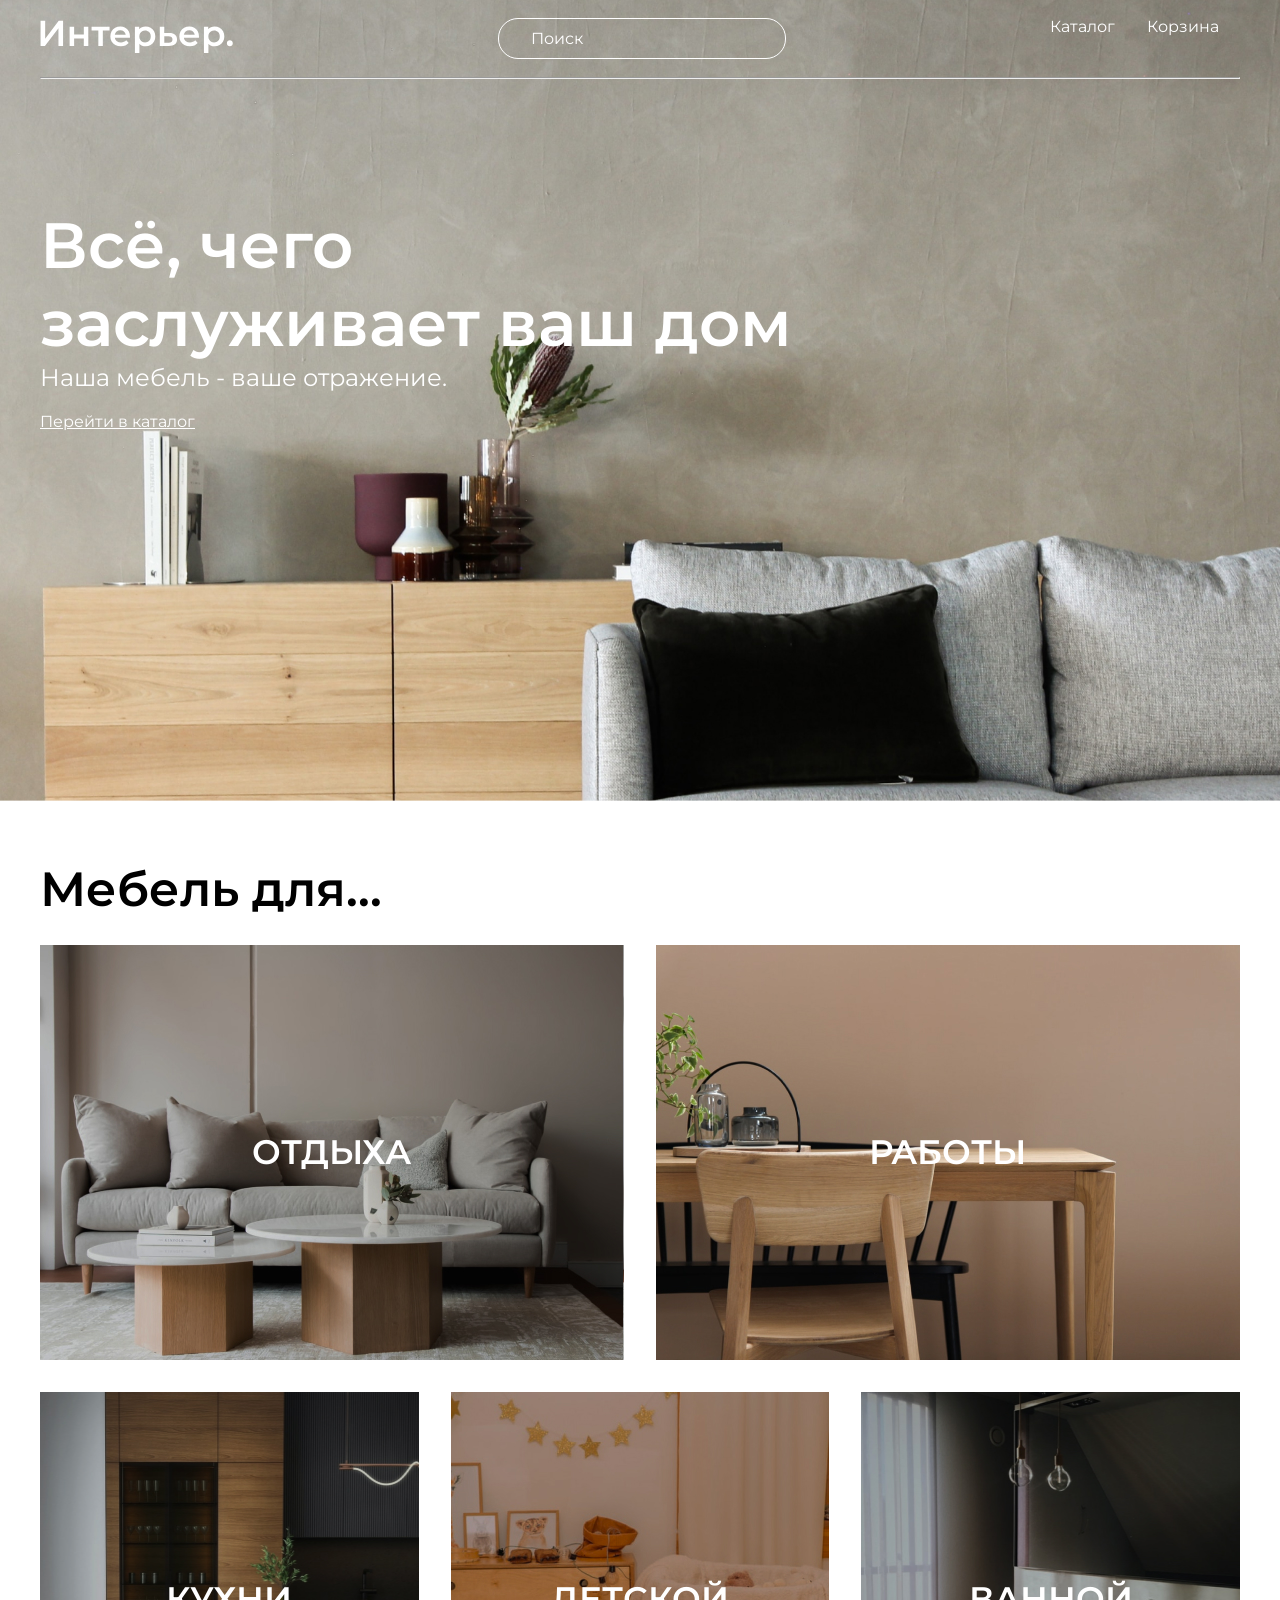
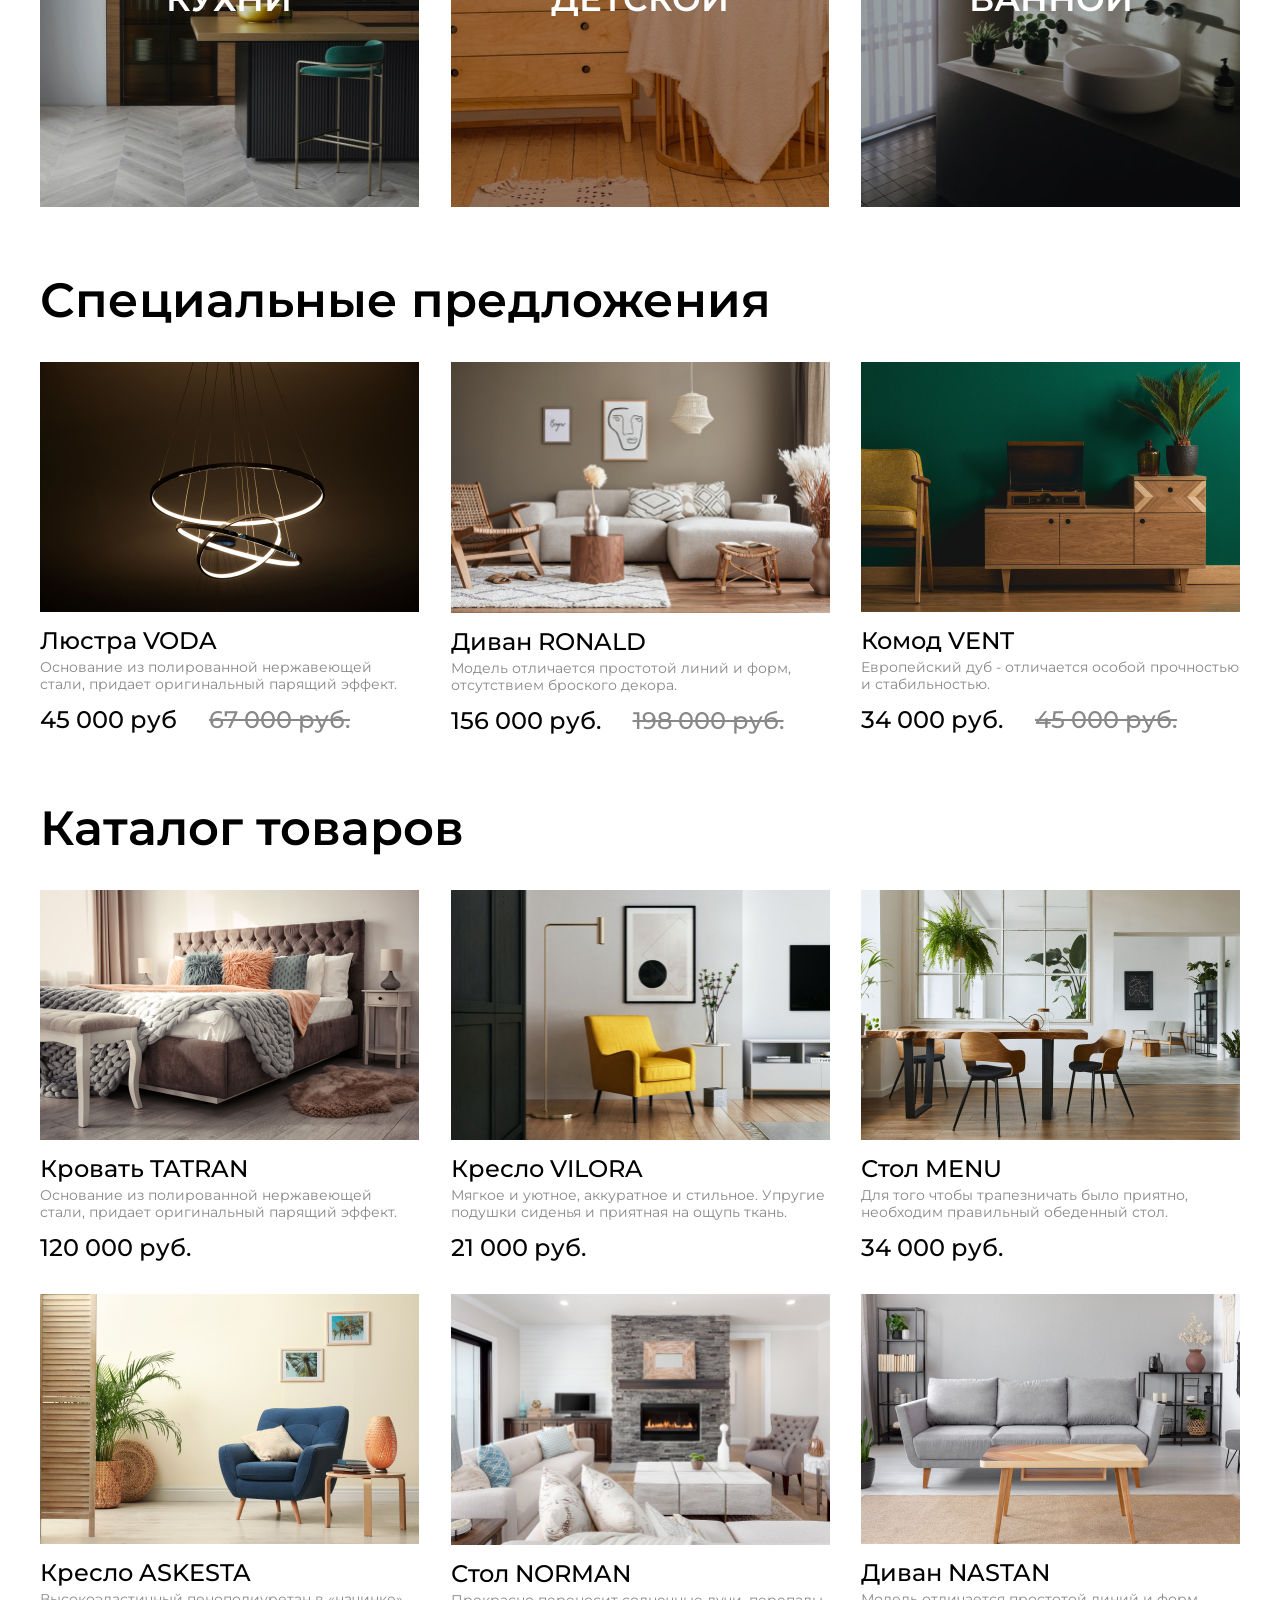
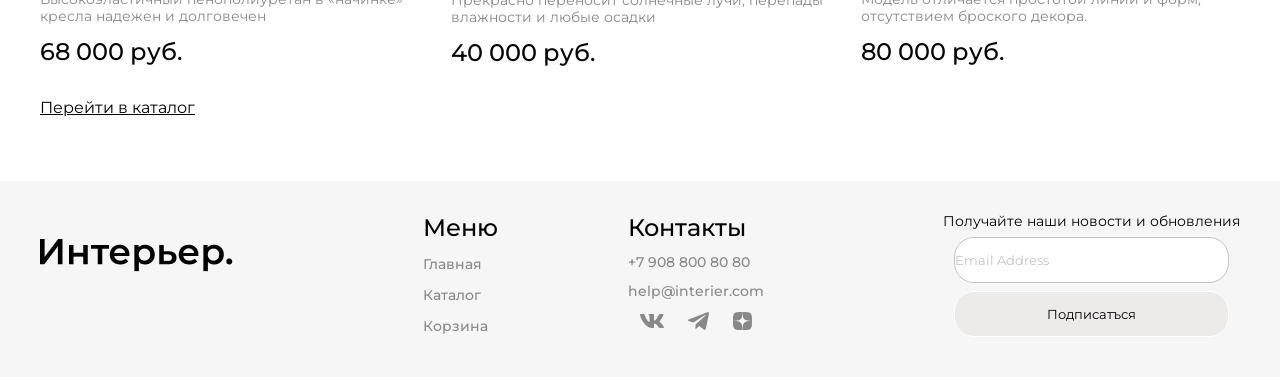
<file: index.html>
<!DOCTYPE html>
<html lang="ru">

<head>
    <meta charset="UTF-8">
    <meta http-equiv="x-ua-Compatible" content="IE=edge">
    <meta name="viewport" content="width=device-width, initial-scale=1.0">
    <title>Интернет магазин</title>
    <link rel="preconnect" href="https://fonts.googleapis.com">
    <link rel="preconnect" href="https://fonts.gstatic.com" crossorigin>
    <link href="https://fonts.googleapis.com/css2?family=Montserrat:ital,wght@0,100..900;1,100..900&display=swap" rel="stylesheet">
    <link rel="stylesheet" href="style.css">
</head>

<body>   
    <section class="top center">
        <header class="header">
            <a class="header__logo logo"><img class="logo__image" src="images/logo.svg" alt="логотип"></a>
            <input class="header__input" type="text" placeholder="Поиск">
            <nav class="header__menu">
                <ul class="header__menu-list">
                   <li><a class="header__menu-link" href ="catalog.html">Каталог</a></li>
                   <li><a class="header__menu-link" href ="cart.html">Корзина</a></li>
                </ul>
            </nav>
            <div class="header__menu-mob">
                <a href="index.html"><svg width="19" height="19" viewBox="0 0 19 19" fill="none" xmlns="http://www.w3.org/2000/svg">
<g clip-path="url(#clip0_310_627)">
<path d="M9.29907 1.11316C10.9342 1.06267 12.5273 1.63644 13.7542 2.71863C14.9811 3.80099 15.7498 5.31046 15.9036 6.93933C16.0545 8.53827 15.5992 10.133 14.634 11.4139L17.968 14.7469C18.0508 14.8297 18.1166 14.9279 18.1614 15.036C18.2062 15.1442 18.2297 15.2607 18.2297 15.3778C18.2297 15.4949 18.2062 15.6114 18.1614 15.7196C18.1165 15.8277 18.0508 15.9259 17.968 16.0087C17.8853 16.0914 17.7871 16.1572 17.679 16.202C17.5707 16.2469 17.4543 16.2694 17.3372 16.2694C17.22 16.2694 17.1036 16.2469 16.9954 16.202C16.8873 16.1572 16.789 16.0914 16.7063 16.0087L13.3733 12.6747C12.0925 13.6424 10.4962 14.0991 8.89575 13.9491C7.26568 13.7962 5.75519 13.0275 4.67212 11.7997C3.58905 10.5718 3.01496 8.97713 3.06665 7.3407C3.11846 5.7041 3.79274 4.14806 4.95142 2.99109C6.10904 1.83516 7.66391 1.16376 9.29907 1.11316ZM9.50903 2.91882C8.28235 2.92382 7.10691 3.41275 6.2395 4.28015C5.37213 5.14755 4.88317 6.32302 4.87817 7.54968C4.87324 8.77628 5.35288 9.95557 6.21313 10.83C6.64353 11.2674 7.15644 11.6151 7.72192 11.8534C8.28759 12.0918 8.89521 12.2161 9.50903 12.2186C10.1227 12.2211 10.7307 12.1017 11.2981 11.868C11.8657 11.6343 12.3816 11.2903 12.8157 10.8563C13.2497 10.4223 13.5936 9.90633 13.8274 9.33875C14.061 8.77131 14.1804 8.16333 14.178 7.54968C14.1755 6.93585 14.0511 6.32824 13.8127 5.76257C13.5744 5.19707 13.2267 4.68419 12.7893 4.25378C11.9149 3.3935 10.7357 2.91387 9.50903 2.91882Z" fill="white" stroke="white" stroke-width="0.2"/>
</g>
<defs>
<clipPath id="clip0_310_627">
<rect width="19" height="19" fill="white"/>
</clipPath>
</defs>
                </svg>
                </a>
                <a href="catalog.html"><svg width="20" height="20" viewBox="0 0 20 20" fill="none" xmlns="http://www.w3.org/2000/svg">
<rect width="4.57143" height="4.57143" fill="white"/>
<rect y="7.31433" width="4.57143" height="4.57143" fill="white"/>
<rect y="14.6285" width="4.57143" height="4.57143" fill="white"/>
<rect x="7.31348" y="7.31433" width="4.57143" height="4.57143" fill="white"/>
<rect x="7.31348" y="14.6285" width="4.57143" height="4.57143" fill="white"/>
<rect x="7.31348" width="4.57143" height="4.57143" fill="white"/>
<rect x="14.6279" y="7.31433" width="4.57143" height="4.57143" fill="white"/>
<rect x="14.6279" y="14.6285" width="4.57143" height="4.57143" fill="white"/>
<rect x="14.6279" width="4.57143" height="4.57143" fill="white"/>
                </svg>
                </a>
                <a href="cart.html"><svg width="25" height="25" viewBox="0 0 25 25" fill="none" xmlns="http://www.w3.org/2000/svg">
<path d="M14.5834 20.8333C15.1359 20.8333 15.6658 20.6138 16.0566 20.2231C16.4473 19.8324 16.6667 19.3025 16.6667 18.75C16.6667 18.1974 16.4473 17.6675 16.0566 17.2768C15.6658 16.8861 15.1359 16.6666 14.5834 16.6666C14.0309 16.6666 13.501 16.8861 13.1103 17.2768C12.7196 17.6675 12.5001 18.1974 12.5001 18.75C12.5001 19.3025 12.7196 19.8324 13.1103 20.2231C13.501 20.6138 14.0309 20.8333 14.5834 20.8333ZM7.29174 20.8333C7.84428 20.8333 8.37418 20.6138 8.76488 20.2231C9.15558 19.8324 9.37508 19.3025 9.37508 18.75C9.37508 18.1974 9.15558 17.6675 8.76488 17.2768C8.37418 16.8861 7.84428 16.6666 7.29174 16.6666C6.73921 16.6666 6.20931 16.8861 5.81861 17.2768C5.4279 17.6675 5.20841 18.1974 5.20841 18.75C5.20841 19.3025 5.4279 19.8324 5.81861 20.2231C6.20931 20.6138 6.73921 20.8333 7.29174 20.8333ZM20.873 6.16975C21.133 6.16136 21.3796 6.05217 21.5606 5.86525C21.7416 5.67834 21.8428 5.42836 21.8428 5.16819C21.8428 4.90801 21.7416 4.65804 21.5606 4.47112C21.3796 4.28421 21.133 4.17501 20.873 4.16663H19.674C18.7345 4.16663 17.922 4.81871 17.7178 5.73538L16.4126 11.6125C16.2084 12.5291 15.3959 13.1812 14.4563 13.1812H6.63133L5.12924 7.17079H14.8636C15.1212 7.15904 15.3644 7.04844 15.5425 6.86199C15.7206 6.67555 15.82 6.42761 15.82 6.16975C15.82 5.91189 15.7206 5.66395 15.5425 5.47751C15.3644 5.29106 15.1212 5.18046 14.8636 5.16871H5.12924C4.82473 5.16862 4.5242 5.23796 4.25051 5.37145C3.97682 5.50495 3.73716 5.69909 3.54976 5.93911C3.36236 6.17913 3.23215 6.45872 3.16903 6.75662C3.10591 7.05452 3.11154 7.36289 3.1855 7.65829L4.68758 13.6666C4.79586 14.1002 5.046 14.485 5.39821 14.7601C5.75042 15.0351 6.18447 15.1844 6.63133 15.1843H14.4563C15.368 15.1845 16.2524 14.8736 16.9636 14.3032C17.6748 13.7327 18.1701 12.9368 18.3678 12.0468L19.674 6.16975H20.873Z" fill="white"/>
                </svg>
                </a>
            </div>
        </header>
       <hr>
        <div class="top__wrapper">
            <h1 class="top-title">Всё, чего<br>заслуживает ваш дом</h1>
            <p class="top__page-subtitle">Наша мебель - ваше отражение.</p>
            <a class="top__page-link" href="catalog.html" >Перейти в каталог</a>
        </div>
       
    </section>
    <section class="for center">
        <h2 class="for__content">Мебель для...</h2>
        <div class="for__items">
            <div class="for__item for__item-big for__item-1">ОТДЫХА</div>
            <div class="for__item for__item-big for__item-2">РАБОТЫ</div>
            <div class="for__item for__item-small for__item-3">КУХНИ</div>
            <div class="for__item for__item-small for__item-4">ДЕТСКОЙ</div>
            <div class="for__item for__item-small for__item-5">ВАННОЙ</div>
        </div>
    </section>

    <section class="product center">
        <h2 class="heading">Специальные предложения</h2>
        <div class="product__content">
            <div class="product__box">
                <img src="images/voda-lamp.jpg" alt="" class="product__img">
                <h3 class="product__name">Люстра VODA</h3>
                <p class="product__text">Основание из полированной нержавеющей стали, придает оригинальный парящий эффект.</p>
                <div class="product__price-box">
                    <span class="product__price">45 000 руб</span>
                    <span class="product__price product__price-sale">67 000 руб.</span>
                </div>
            </div>
            <div class="product__box">
                <img src="images/ronald-sofa.jpg" alt="" class="product__img">
                <h3 class="product__name">Диван RONALD</h3>
                <p class="product__text">Модель отличается простотой линий и форм, отсутствием броского декора.</p>
                <div class="product__price-box">
                    <span class="product__price">156 000 руб.</span>
                    <span class="product__price product__price-sale">198 000 руб.</span>
                </div>
            </div>
            <div class="product__box">
                <img src="images/vent-dresser.jpg" alt="" class="product__img">
                <h3 class="product__name">Комод VENT</h3>
                <p class="product__text">Европейский дуб - отличается особой прочностью и стабильностью.</p>
                <div class="product__price-box">
                    <span class="product__price">34 000 руб.</span>
                    <span class="product__price product__price-sale">45 000 руб.</span>
                </div>
            </div>
        </div>
    </section> 

    <section class="product center">
        <h2 class="heading">Каталог товаров</h2>
        <div class="product__content">
            <div class="product__box">
                <img src="images/tatran-bed.jpg" alt="" class="product__img">
                <h3 class="product__name">Кровать TATRAN</h3>
                <p class="product__text">Основание из полированной нержавеющей стали, придает оригинальный парящий эффект.</p>
                <span class="product__price">120 000 руб.</span>
            </div>
            <div class="product__box">
                <img src="images/vilora-armchair.jpg" alt="" class="product__img">
                <h3 class="product__name">Кресло VILORA</h3>
                <p class="product__text">Мягкое и уютное, аккуратное и стильное. Упругие подушки сиденья и приятная на ощупь ткань.</p>
                <span class="product__price">21 000 руб.</span>
            </div>
            <div class="product__box">
                <img src="images/menu-table.jpg" alt="" class="product__img">
                <h3 class="product__name">Стол MENU</h3>
                <p class="product__text">Для того чтобы трапезничать было приятно, необходим правильный обеденный стол.</p>
                <span class="product__price">34 000 руб.</span>
            </div>
            <div class="product__box">
                <img src="images/askesta-armchair.jpg" alt="" class="product__img">
                <h3 class="product__name">Кресло ASKESTA</h3>
                <p class="product__text">Высокоэластичный пенополиуретан в «начинке» кресла надежен и долговечен</p>
                <span class="product__price">68 000 руб.</span>
            </div>
            <div class="product__box">
                <img src="images/norman-table.jpg" alt="" class="product__img">
                <h3 class="product__name">Стол NORMAN</h3>
                <p class="product__text">Прекрасно переносит солнечные лучи, перепады влажности и любые осадки</p>
                <span class="product__price">40 000 руб.</span>
            </div>
            <div class="product__box">
                <img src="images/nastan-sofa.jpg" alt="" class="product__img">
                <h3 class="product__name">Диван NASTAN</h3>
                <p class="product__text">Модель отличается простотой линий и форм, отсутствием броского декора.</p>
                <span class="product__price">80 000 руб.</span>
            </div>
        </div>
    </section>
    <div class="link center">
        <a class="link__go" href="catalog.html">Перейти в каталог </a>
    </div>
    <section class="footer center">
       <footer class="footer__box">
            <a class="footer__logo logo" href="index.html"><img src="images/interyer.png" alt="логотип"></a>
            <div class="footer__content">
                <div class="footer__info">
                <div class="footer__item">
                    <h4 class="footer__heading-item">Меню</h4>
                    <nav class="footer__nav nav">
                        <ul class="footer__menu">
                            <li><a class="footer__link" href="index.html">Главная</a></li>
                            <li><a class="footer__link" href="catalog.html">Каталог</a></li>
                            <li><a class="footer__link" href="cart.html">Корзина</a></li>  
                        </ul>
                    </nav>
                </div>
                <div class="footer__item">
                    <h4 class="footer__heading">Контакты</h4>
                    <a class="footer__link" href="+7 908 800 80 80">
                        +7 908 800 80 80
                    </a>
                    <a class="footer__link" href="help@interier.com">
                        help@interier.com
                    </a>
                    <div class="footer__icons">
                        <a href="#"><img src="images/vk.svg" alt="иконка VK"></a>
                        <a href="#"><img src="images/telegram.svg" alt="иконка TG"></a>
                        <a href="#"><img src="images/dzen.svg" alt="иконка DZ"></a>
                    </div>
                </div>  
            </div>
            <form action="" class="form">
                <p class="form__text">Получайте наши новости и обновления</p>
                <input class="form__email email" type="email" placeholder="Email Address">
                <button class="footer__button button">Подписатъся</button>
            </form>
            </div>
        </footer>
    </section>
 
</body>

</html>
</file>
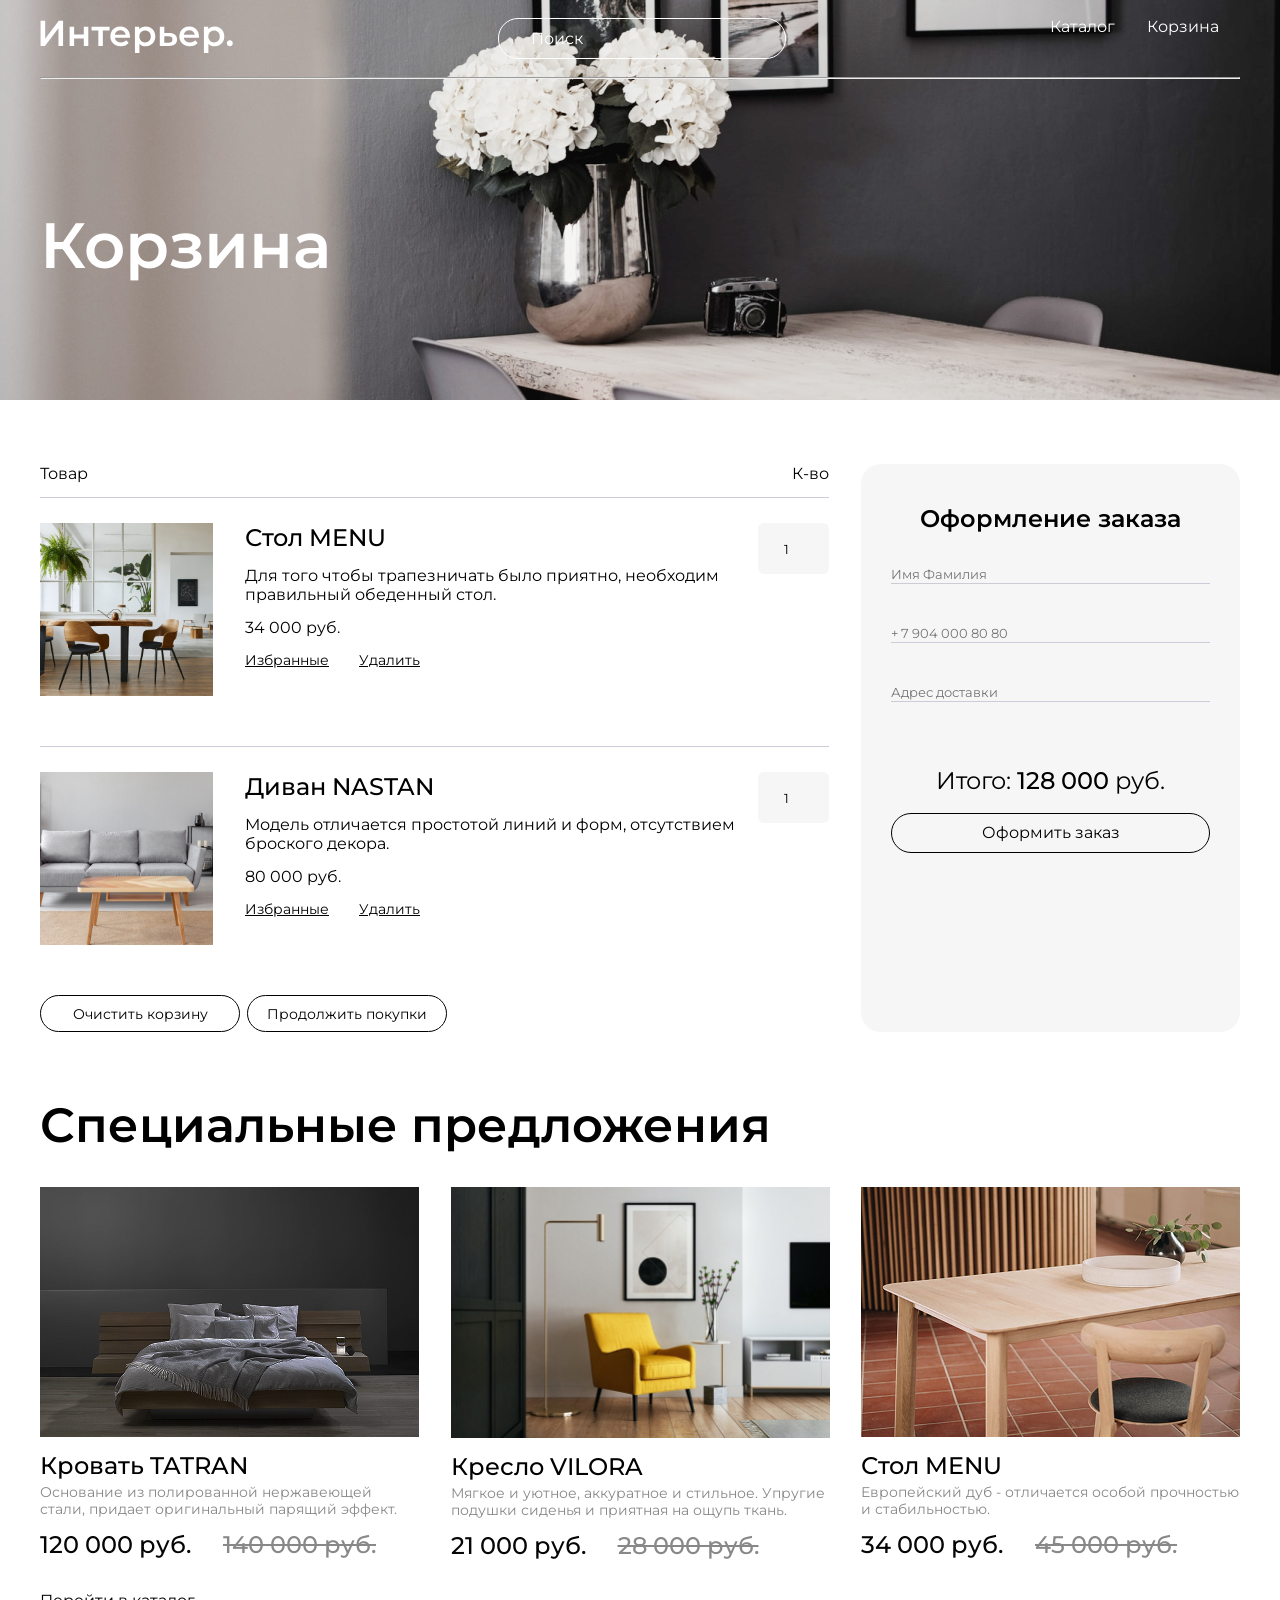
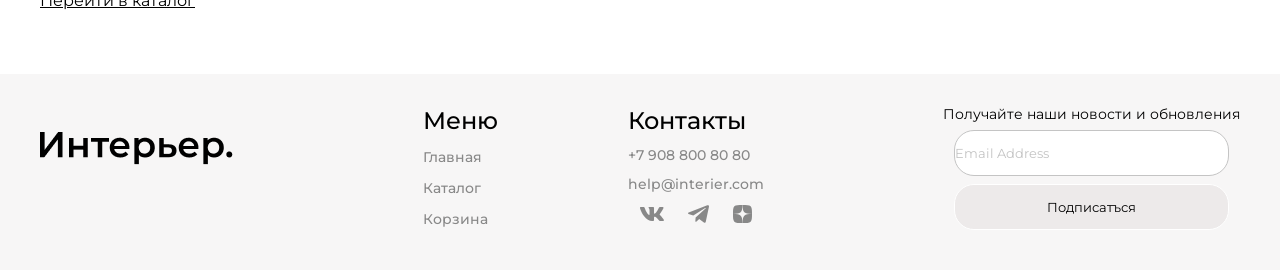
<file: cart.html>
<!DOCTYPE html>
<html lang="ru">
<head>
    <meta charset="UTF-8">
    <meta name="viewport" content="width=device-width, initial-scale=1.0">
    <title>Корзина</title>
    <link rel="preconnect" href="https://fonts.googleapis.com">
    <link rel="preconnect" href="https://fonts.gstatic.com" crossorigin>
    <link href="https://fonts.googleapis.com/css2?family=Montserrat:ital,wght@0,100..900;1,100..900&display=swap" rel="stylesheet">
    <link rel="stylesheet" href="style.css">
</head>
<body>
    <section class="cart-top center">
        <header class="header">
            <a class="header__logo logo" href="index.html"><img class="logo__image" src="images/logo.svg" alt="Логотип"></a>
            <input class="header__input" type="text" placeholder="Поиск">
            <nav class="header__menu">
                <ul class="header__menu-list">
                   <li><a class="header__menu-link" href ="catalog.html">Каталог</a></li>
                   <li><a class="header__menu-link" href ="cart.html">Корзина</a></li>
                </ul>
            </nav>
            <div class="header__menu-mob">
                <a href="index.html"><svg width="19" height="19" viewBox="0 0 19 19" fill="none" xmlns="http://www.w3.org/2000/svg">
<g clip-path="url(#clip0_310_627)">
<path d="M9.29907 1.11316C10.9342 1.06267 12.5273 1.63644 13.7542 2.71863C14.9811 3.80099 15.7498 5.31046 15.9036 6.93933C16.0545 8.53827 15.5992 10.133 14.634 11.4139L17.968 14.7469C18.0508 14.8297 18.1166 14.9279 18.1614 15.036C18.2062 15.1442 18.2297 15.2607 18.2297 15.3778C18.2297 15.4949 18.2062 15.6114 18.1614 15.7196C18.1165 15.8277 18.0508 15.9259 17.968 16.0087C17.8853 16.0914 17.7871 16.1572 17.679 16.202C17.5707 16.2469 17.4543 16.2694 17.3372 16.2694C17.22 16.2694 17.1036 16.2469 16.9954 16.202C16.8873 16.1572 16.789 16.0914 16.7063 16.0087L13.3733 12.6747C12.0925 13.6424 10.4962 14.0991 8.89575 13.9491C7.26568 13.7962 5.75519 13.0275 4.67212 11.7997C3.58905 10.5718 3.01496 8.97713 3.06665 7.3407C3.11846 5.7041 3.79274 4.14806 4.95142 2.99109C6.10904 1.83516 7.66391 1.16376 9.29907 1.11316ZM9.50903 2.91882C8.28235 2.92382 7.10691 3.41275 6.2395 4.28015C5.37213 5.14755 4.88317 6.32302 4.87817 7.54968C4.87324 8.77628 5.35288 9.95557 6.21313 10.83C6.64353 11.2674 7.15644 11.6151 7.72192 11.8534C8.28759 12.0918 8.89521 12.2161 9.50903 12.2186C10.1227 12.2211 10.7307 12.1017 11.2981 11.868C11.8657 11.6343 12.3816 11.2903 12.8157 10.8563C13.2497 10.4223 13.5936 9.90633 13.8274 9.33875C14.061 8.77131 14.1804 8.16333 14.178 7.54968C14.1755 6.93585 14.0511 6.32824 13.8127 5.76257C13.5744 5.19707 13.2267 4.68419 12.7893 4.25378C11.9149 3.3935 10.7357 2.91387 9.50903 2.91882Z" fill="white" stroke="white" stroke-width="0.2"/>
</g>
<defs>
<clipPath id="clip0_310_627">
<rect width="19" height="19" fill="white"/>
</clipPath>
</defs>
                </svg>
                </a>
                <a href="catalog.html"><svg width="20" height="20" viewBox="0 0 20 20" fill="none" xmlns="http://www.w3.org/2000/svg">
<rect width="4.57143" height="4.57143" fill="white"/>
<rect y="7.31433" width="4.57143" height="4.57143" fill="white"/>
<rect y="14.6285" width="4.57143" height="4.57143" fill="white"/>
<rect x="7.31348" y="7.31433" width="4.57143" height="4.57143" fill="white"/>
<rect x="7.31348" y="14.6285" width="4.57143" height="4.57143" fill="white"/>
<rect x="7.31348" width="4.57143" height="4.57143" fill="white"/>
<rect x="14.6279" y="7.31433" width="4.57143" height="4.57143" fill="white"/>
<rect x="14.6279" y="14.6285" width="4.57143" height="4.57143" fill="white"/>
<rect x="14.6279" width="4.57143" height="4.57143" fill="white"/>
                </svg>
                </a>
                <a href="cart.html"><svg width="25" height="25" viewBox="0 0 25 25" fill="none" xmlns="http://www.w3.org/2000/svg">
<path d="M14.5834 20.8333C15.1359 20.8333 15.6658 20.6138 16.0566 20.2231C16.4473 19.8324 16.6667 19.3025 16.6667 18.75C16.6667 18.1974 16.4473 17.6675 16.0566 17.2768C15.6658 16.8861 15.1359 16.6666 14.5834 16.6666C14.0309 16.6666 13.501 16.8861 13.1103 17.2768C12.7196 17.6675 12.5001 18.1974 12.5001 18.75C12.5001 19.3025 12.7196 19.8324 13.1103 20.2231C13.501 20.6138 14.0309 20.8333 14.5834 20.8333ZM7.29174 20.8333C7.84428 20.8333 8.37418 20.6138 8.76488 20.2231C9.15558 19.8324 9.37508 19.3025 9.37508 18.75C9.37508 18.1974 9.15558 17.6675 8.76488 17.2768C8.37418 16.8861 7.84428 16.6666 7.29174 16.6666C6.73921 16.6666 6.20931 16.8861 5.81861 17.2768C5.4279 17.6675 5.20841 18.1974 5.20841 18.75C5.20841 19.3025 5.4279 19.8324 5.81861 20.2231C6.20931 20.6138 6.73921 20.8333 7.29174 20.8333ZM20.873 6.16975C21.133 6.16136 21.3796 6.05217 21.5606 5.86525C21.7416 5.67834 21.8428 5.42836 21.8428 5.16819C21.8428 4.90801 21.7416 4.65804 21.5606 4.47112C21.3796 4.28421 21.133 4.17501 20.873 4.16663H19.674C18.7345 4.16663 17.922 4.81871 17.7178 5.73538L16.4126 11.6125C16.2084 12.5291 15.3959 13.1812 14.4563 13.1812H6.63133L5.12924 7.17079H14.8636C15.1212 7.15904 15.3644 7.04844 15.5425 6.86199C15.7206 6.67555 15.82 6.42761 15.82 6.16975C15.82 5.91189 15.7206 5.66395 15.5425 5.47751C15.3644 5.29106 15.1212 5.18046 14.8636 5.16871H5.12924C4.82473 5.16862 4.5242 5.23796 4.25051 5.37145C3.97682 5.50495 3.73716 5.69909 3.54976 5.93911C3.36236 6.17913 3.23215 6.45872 3.16903 6.75662C3.10591 7.05452 3.11154 7.36289 3.1855 7.65829L4.68758 13.6666C4.79586 14.1002 5.046 14.485 5.39821 14.7601C5.75042 15.0351 6.18447 15.1844 6.63133 15.1843H14.4563C15.368 15.1845 16.2524 14.8736 16.9636 14.3032C17.6748 13.7327 18.1701 12.9368 18.3678 12.0468L19.674 6.16975H20.873Z" fill="white"/>
                </svg>
                </a>
            </div>
        </header>
        <hr>
        <h1 class="top-title">Корзина</h1>
    </section>
    <section class="cart center">
        <div class="cart__content">
            <div class="cart__name">
                <p>Товар</p>
                <p>К-во</p>
            </div>
            <div class="cart__item">
                <div class="cart__info">
                    <img class="cart__item-image" src="images/menu-table.jpg" alt="">
                    <div class="cart__item-info">
                        <a class="cart__item-name" href="#">Стол MENU</a>
                        <p class="cart__item-text">Для того чтобы трапезничать было приятно, необходим правильный обеденный стол.</p>
                        <p class="cart__item-price">34 000 руб.</p>
                        <div class="cart__box">
                            <a class="cart__link" href="#">Избранные</a>
                            <a class="cart__link" href="#">Удалить</a>
                        </div>
                    </div>
                    
                </div>
                <input class="cart__quantity" type="number" value="1" min="1">
            </div>
            <div class="cart__item">
                <div class="cart__info">
                    <img class="cart__item-image" src="images/nastan-sofa.jpg" alt="">
                    <div class="cart__item-info">
                         <a class="cart__item-name" href="#">Диван NASTAN</a>
                         <p class="cart__item-text">Модель отличается простотой линий и форм, отсутствием броского декора. </p>
                         <p class="cart__item-price">80 000 руб.</p>
                    <div class="cart__box">
                        <a class="cart__link" href="#">Избранные</a>
                        <a class="cart__link" href="#">Удалить</a>
                    </div>
                </div>
                </div>
                <input class="cart__quantity" type="number" value="1" min="1">
            </div>
            <div class="button">
                <button class="button__name" href="#">Очистить корзину</button>
                <a class="button__name" href="catalog.html">Продолжить покупки</a>
            </div>
        </div>
        <div class="total">
            <h3 class="total__heading">Оформление заказа</h3>
            <form class="total__box" action="#">
                <input class="total__item" type="text" placeholder="Имя Фамилия">
                <input class="total__item" type="text" placeholder="+ 7 904 000 80 80">
                <input class="total__item" type="text" placeholder="Адрес доставки">
            </form>
            <div class="total__result-box">
                <h3 class="total__result">Итого: <span>128 000</span> руб.</h3>
                <button class="total__name" href="#">Оформить заказ</button>
            </div>
                
        </div>
    </section>
    <section class="product center">
        <h2 class="heading">Специальные предложения </h2>
        <div class="product__content">
            <div class="product__box">
                <img class="product__img" src="images/bed-tatran.jpg" alt="">
                <h3 class="product__name">Кровать TATRAN</h3>
                <p class="product__text">Основание из полированной нержавеющей стали, придает оригинальный парящий эффект.</p>
                <div class="product__price-box">
                    <span class="product__price">120 000 руб.</span>
                    <span class="product__price product__price-sale">140 000 руб.</span>
                </div>
            </div>
            <div class="product__box">
                <img class="product__img" src="images/vilora-armchair.jpg" alt="">
                <h3 class="product__name">Кресло VILORA</h3>
                <p class="product__text">Мягкое и уютное, аккуратное и стильное. Упругие подушки сиденья и приятная на ощупь ткань.</p>
                <div class="product__price-box">
                    <span class="product__price">21 000 руб.</span>
                    <span class="product__price product__price-sale">28 000 руб.</span>
                </div>
            </div>
            <div class="product__box">
                <img class="product__img" src="images/table-menu.jpg" alt="">
                <h3 class="product__name">Стол MENU</h3>
                <p class="product__text">Европейский дуб - отличается особой прочностью и стабильностью.</p>
                <div class="product__price-box">
                    <span class="product__price">34 000 руб.</span>
                    <span class="product__price product__price-sale">45 000 руб.</span>
                </div>
            </div>
        </div>
    </section>
    <div class="link center">
        <a class="link__go" href="catalog.html">Перейти в каталог </a>
    </div>
    <section class="footer center">
       <footer class="footer__box">
            <a class="footer__logo logo" href="index.html"><img src="images/interyer.png" alt="логотип"></a>
            <div class="footer__content">
                <div class="footer__info">
                <div class="footer__item">
                    <h4 class="footer__heading-item">Меню</h4>
                    <nav class="footer__nav nav">
                        <ul class="footer__menu">
                            <li><a class="footer__link" href="index.html">Главная</a></li>
                            <li><a class="footer__link" href="catalog.html">Каталог</a></li>
                            <li><a class="footer__link" href="cart.html">Корзина</a></li>  
                        </ul>
                    </nav>
                </div>
                <div class="footer__item">
                    <h4 class="footer__heading">Контакты</h4>
                    <a class="footer__link" href="+7 908 800 80 80">
                        +7 908 800 80 80
                    </a>
                    <a class="footer__link" href="help@interier.com">
                        help@interier.com
                    </a>
                    <div class="footer__icons">
                        <a href="#"><img src="images/vk.svg" alt="иконка VK"></a>
                        <a href="#"><img src="images/telegram.svg" alt="иконка TG"></a>
                        <a href="#"><img src="images/dzen.svg" alt="иконка DZ"></a>
                    </div>
                </div>  
            </div>
            <form action="" class="form">
                <p class="form__text">Получайте наши новости и обновления</p>
                <input class="form__email email" type="email" placeholder="Email Address">
                <button class="footer__button button">Подписатъся</button>
            </form>
            </div>
        </footer>
    </section>
</body>
</html>
</file>
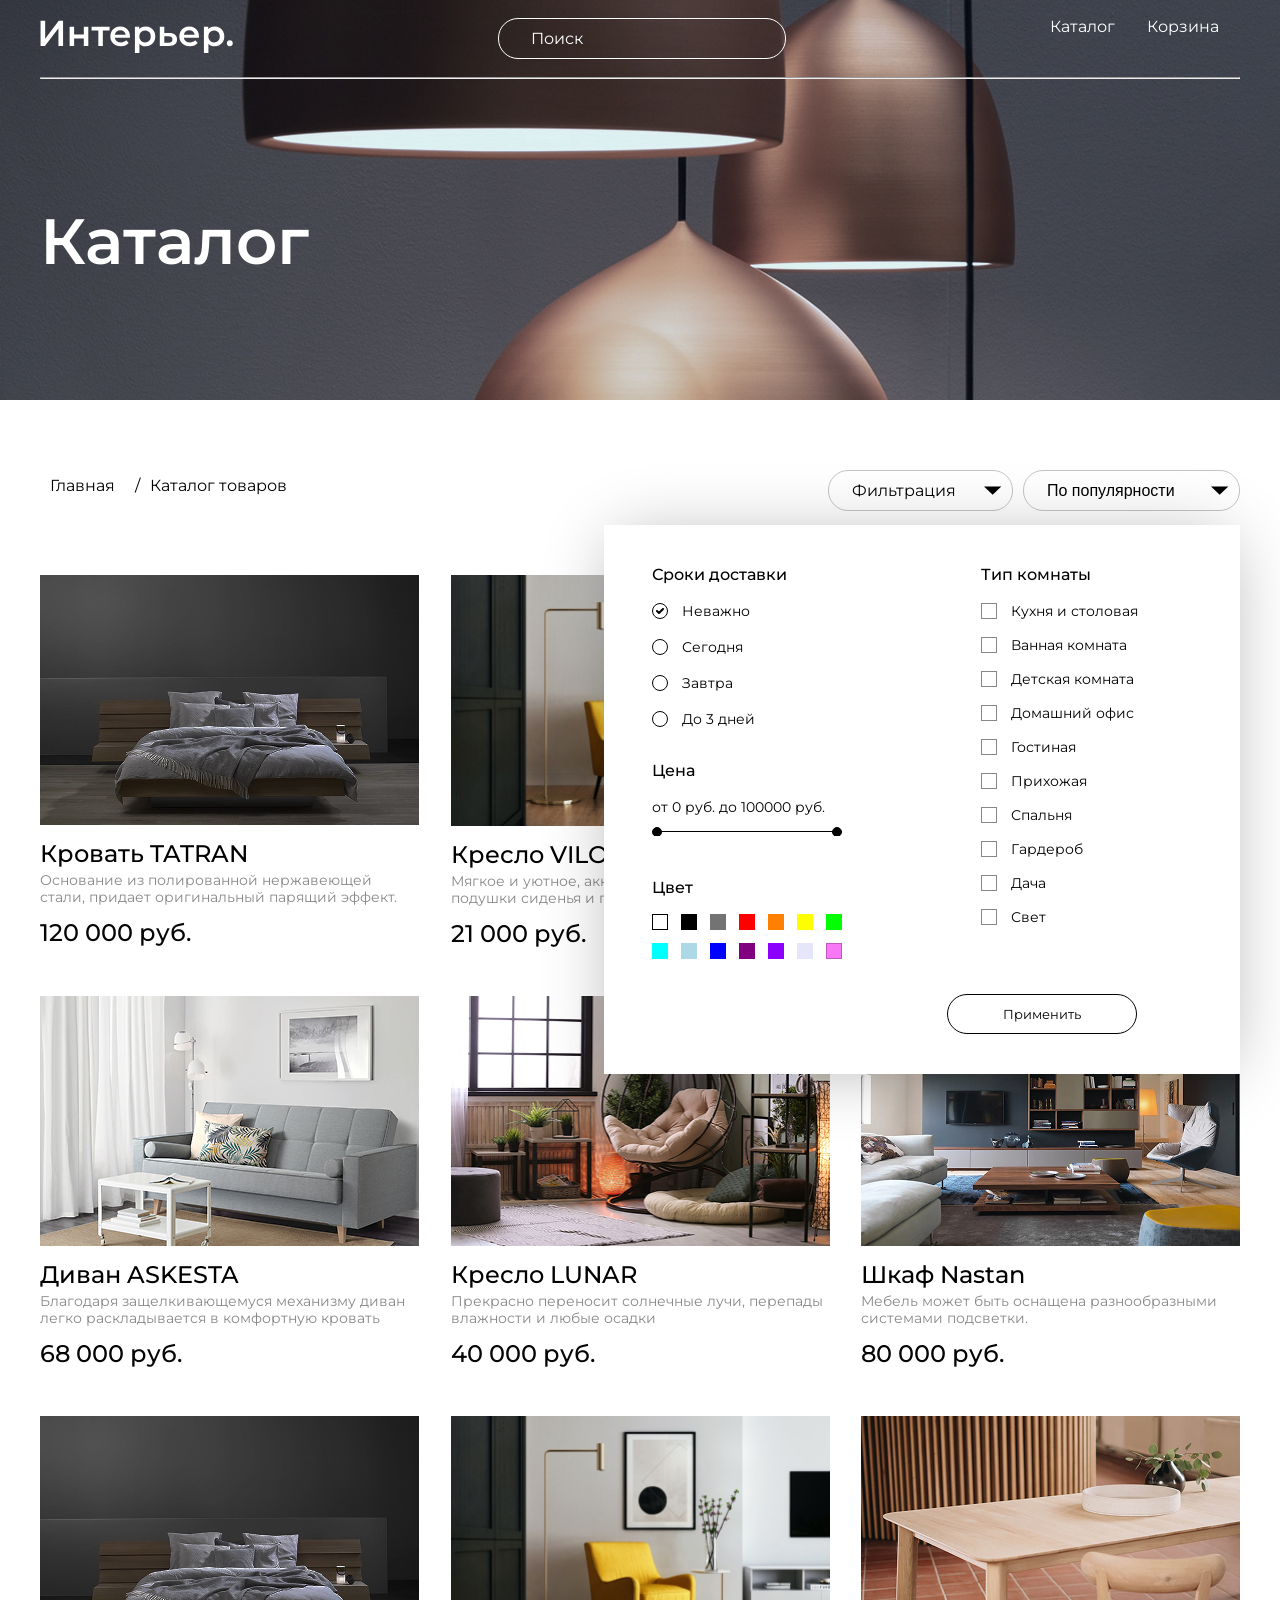
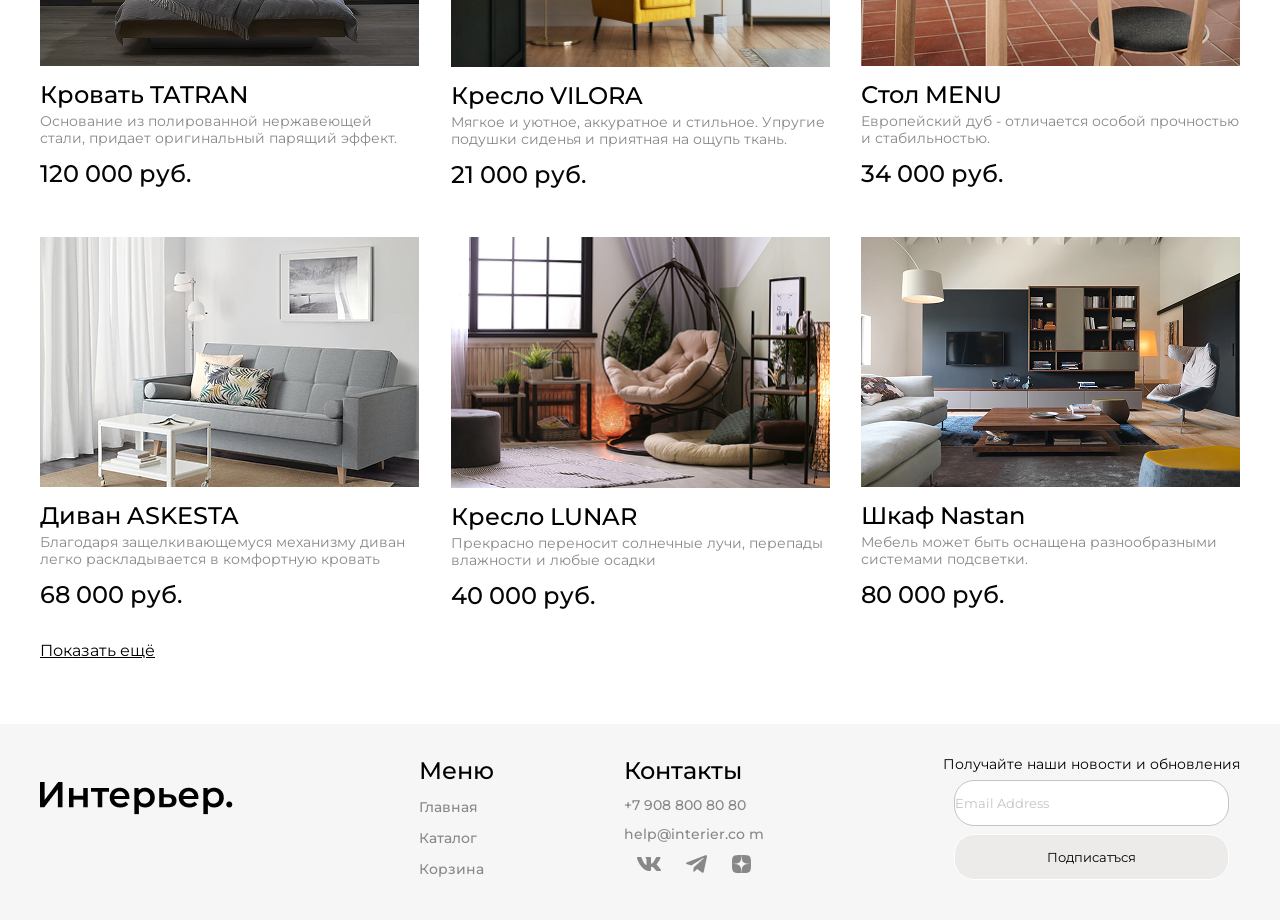
<file: catalog.html>
<!DOCTYPE html>
<html lang="ru">
<head>
    <meta charset="UTF-8">
    <meta name="viewport" content="width=device-width, initial-scale=1.0">
    <title>Document</title>
    <link rel="preconnect" href="https://fonts.googleapis.com">
    <link rel="preconnect" href="https://fonts.gstatic.com" crossorigin>
    <link href="https://fonts.googleapis.com/css2?family=Montserrat:ital,wght@0,100..900;1,100..900&display=swap" rel="stylesheet">
    <link rel="stylesheet" href="style.css">
</head>
<body>
    <section class="catalog center">
        <header class="header">
            <a class="header__logo logo" href="index.html"><img class="logo__image" src="images/logo.svg" alt="логотип"></a>
            <input class="header__input" type="text" placeholder="Поиск">
            <nav class="header__menu">
                <ul class="header__menu-list">
                   <li><a class="header__menu-link" href ="catalog.html">Каталог</a></li>
                   <li><a class="header__menu-link" href ="cart.html">Корзина</a></li>
                </ul>
            </nav>
            <div class="header__menu-mob">
                <a href="index.html"><svg width="19" height="19" viewBox="0 0 19 19" fill="none" xmlns="http://www.w3.org/2000/svg">
<g clip-path="url(#clip0_310_627)">
<path d="M9.29907 1.11316C10.9342 1.06267 12.5273 1.63644 13.7542 2.71863C14.9811 3.80099 15.7498 5.31046 15.9036 6.93933C16.0545 8.53827 15.5992 10.133 14.634 11.4139L17.968 14.7469C18.0508 14.8297 18.1166 14.9279 18.1614 15.036C18.2062 15.1442 18.2297 15.2607 18.2297 15.3778C18.2297 15.4949 18.2062 15.6114 18.1614 15.7196C18.1165 15.8277 18.0508 15.9259 17.968 16.0087C17.8853 16.0914 17.7871 16.1572 17.679 16.202C17.5707 16.2469 17.4543 16.2694 17.3372 16.2694C17.22 16.2694 17.1036 16.2469 16.9954 16.202C16.8873 16.1572 16.789 16.0914 16.7063 16.0087L13.3733 12.6747C12.0925 13.6424 10.4962 14.0991 8.89575 13.9491C7.26568 13.7962 5.75519 13.0275 4.67212 11.7997C3.58905 10.5718 3.01496 8.97713 3.06665 7.3407C3.11846 5.7041 3.79274 4.14806 4.95142 2.99109C6.10904 1.83516 7.66391 1.16376 9.29907 1.11316ZM9.50903 2.91882C8.28235 2.92382 7.10691 3.41275 6.2395 4.28015C5.37213 5.14755 4.88317 6.32302 4.87817 7.54968C4.87324 8.77628 5.35288 9.95557 6.21313 10.83C6.64353 11.2674 7.15644 11.6151 7.72192 11.8534C8.28759 12.0918 8.89521 12.2161 9.50903 12.2186C10.1227 12.2211 10.7307 12.1017 11.2981 11.868C11.8657 11.6343 12.3816 11.2903 12.8157 10.8563C13.2497 10.4223 13.5936 9.90633 13.8274 9.33875C14.061 8.77131 14.1804 8.16333 14.178 7.54968C14.1755 6.93585 14.0511 6.32824 13.8127 5.76257C13.5744 5.19707 13.2267 4.68419 12.7893 4.25378C11.9149 3.3935 10.7357 2.91387 9.50903 2.91882Z" fill="white" stroke="white" stroke-width="0.2"/>
</g>
<defs>
<clipPath id="clip0_310_627">
<rect width="19" height="19" fill="white"/>
</clipPath>
</defs>
                </svg>
                </a>
                <a href="catalog.html"><svg width="20" height="20" viewBox="0 0 20 20" fill="none" xmlns="http://www.w3.org/2000/svg">
<rect width="4.57143" height="4.57143" fill="white"/>
<rect y="7.31433" width="4.57143" height="4.57143" fill="white"/>
<rect y="14.6285" width="4.57143" height="4.57143" fill="white"/>
<rect x="7.31348" y="7.31433" width="4.57143" height="4.57143" fill="white"/>
<rect x="7.31348" y="14.6285" width="4.57143" height="4.57143" fill="white"/>
<rect x="7.31348" width="4.57143" height="4.57143" fill="white"/>
<rect x="14.6279" y="7.31433" width="4.57143" height="4.57143" fill="white"/>
<rect x="14.6279" y="14.6285" width="4.57143" height="4.57143" fill="white"/>
<rect x="14.6279" width="4.57143" height="4.57143" fill="white"/>
                </svg>
                </a>
                <a href="cart.html"><svg width="25" height="25" viewBox="0 0 25 25" fill="none" xmlns="http://www.w3.org/2000/svg">
<path d="M14.5834 20.8333C15.1359 20.8333 15.6658 20.6138 16.0566 20.2231C16.4473 19.8324 16.6667 19.3025 16.6667 18.75C16.6667 18.1974 16.4473 17.6675 16.0566 17.2768C15.6658 16.8861 15.1359 16.6666 14.5834 16.6666C14.0309 16.6666 13.501 16.8861 13.1103 17.2768C12.7196 17.6675 12.5001 18.1974 12.5001 18.75C12.5001 19.3025 12.7196 19.8324 13.1103 20.2231C13.501 20.6138 14.0309 20.8333 14.5834 20.8333ZM7.29174 20.8333C7.84428 20.8333 8.37418 20.6138 8.76488 20.2231C9.15558 19.8324 9.37508 19.3025 9.37508 18.75C9.37508 18.1974 9.15558 17.6675 8.76488 17.2768C8.37418 16.8861 7.84428 16.6666 7.29174 16.6666C6.73921 16.6666 6.20931 16.8861 5.81861 17.2768C5.4279 17.6675 5.20841 18.1974 5.20841 18.75C5.20841 19.3025 5.4279 19.8324 5.81861 20.2231C6.20931 20.6138 6.73921 20.8333 7.29174 20.8333ZM20.873 6.16975C21.133 6.16136 21.3796 6.05217 21.5606 5.86525C21.7416 5.67834 21.8428 5.42836 21.8428 5.16819C21.8428 4.90801 21.7416 4.65804 21.5606 4.47112C21.3796 4.28421 21.133 4.17501 20.873 4.16663H19.674C18.7345 4.16663 17.922 4.81871 17.7178 5.73538L16.4126 11.6125C16.2084 12.5291 15.3959 13.1812 14.4563 13.1812H6.63133L5.12924 7.17079H14.8636C15.1212 7.15904 15.3644 7.04844 15.5425 6.86199C15.7206 6.67555 15.82 6.42761 15.82 6.16975C15.82 5.91189 15.7206 5.66395 15.5425 5.47751C15.3644 5.29106 15.1212 5.18046 14.8636 5.16871H5.12924C4.82473 5.16862 4.5242 5.23796 4.25051 5.37145C3.97682 5.50495 3.73716 5.69909 3.54976 5.93911C3.36236 6.17913 3.23215 6.45872 3.16903 6.75662C3.10591 7.05452 3.11154 7.36289 3.1855 7.65829L4.68758 13.6666C4.79586 14.1002 5.046 14.485 5.39821 14.7601C5.75042 15.0351 6.18447 15.1844 6.63133 15.1843H14.4563C15.368 15.1845 16.2524 14.8736 16.9636 14.3032C17.6748 13.7327 18.1701 12.9368 18.3678 12.0468L19.674 6.16975H20.873Z" fill="white"/>
                </svg>
                </a>
            </div>
        </header>
        <hr>
            <h1 class="catalog__title">Каталог</h1>
    </section>
    <div class="nav center">
        <nav class="breadcrumbs">
            <a class="breadcrumbs__link" href="index.html">Главная</a>
            <a class="breadcrumbs__link" href="catalog.html">Каталог товаров</a>
        </nav>
        <div class="select">
            <div class="select__filter">
              Фильтрация
              <form class="filtering-form" action="#" method="get">
    <div class="filtering-form__content">
        <fieldset class="filtering-form__fieldset">
            <legend class="filtering-form__legend">Сроки доставки</legend>
            <div class="filtering-form__option">
                <input
                    class="filtering-form__radio"
                    type="radio"
                    id="any"
                    name="delivery-time"
                    value="any"
                    checked>
                <label class="filtering-form__label" for="any">Неважно</label>
            </div>
            <div class="filtering-form__option">
                <input
                    class="filtering-form__radio"
                    type="radio"
                    id="today"
                    name="delivery-time"
                    value="today"
                >
                <label class="filtering-form__label" for="today">Сегодня</label>
            </div>
            <div class="filtering-form__option">
                <input
                    class="filtering-form__radio"
                    type="radio"
                    id="tomorrow"
                    name="delivery-time"
                    value="tomorrow"
                >
                <label class="filtering-form__label" for="tomorrow">Завтра</label>
            </div>
            <div class="filtering-form__option">
                <input
                    class="filtering-form__radio"
                    type="radio"
                    id="up-to-3-days"
                    name="delivery-time"
                    value="up-to-3-days"
                >
                <label class="filtering-form__label" for="up-to-3-days">До 3 дней</label>
            </div>
        </fieldset>

        <fieldset class="filtering-form__fieldset">
            <legend class="filtering-form__legend">Цена</legend>

            <div class="filtering-form__range range">
                <label class="range__label" for="price-min">от 0 руб. до 100000 руб.</label>
                <div class="range__slider">
                    <input
                        class="range__input range__input--min"
                        type="range"
                        id="price-min"
                        name="price-min"
                        min="1"
                        max="100000"
                        value="1"
                    >
                    <input
                        class="range__input range__input--max"
                        type="range"
                        id="price-max"
                        name="price-max"
                        min="1"
                        max="100000"
                        value="100000"
                    >
                </div>
            </div>
        </fieldset>

<fieldset class="filtering">
  <legend class="filtering-form__legend">Цвет</legend>
  <div class="color-options">
    <div class="color-options__item checkbox">
      <input
        class="checkbox__input"
        type="checkbox"
        id="color-white"
        name="color"
        value="white"
      />
      <label
        class="checkbox__label checkbox__label--white"
        for="color-white"
      ></label>
    </div>
    <div class="color-options__item checkbox">
      <input
        class="checkbox__input"
        type="checkbox"
        id="color-black"
        name="color"
        value="black"
      />
      <label
        class="checkbox__label checkbox__label--black"
        for="color-black"
      ></label>
    </div>
    <div class="color-options__item checkbox">
      <input
        class="checkbox__input"
        type="checkbox"
        id="color-gray"
        name="color"
        value="gray"
      />
      <label
        class="checkbox__label checkbox__label--gray"
        for="color-gray"
      ></label>
    </div>
    <div class="color-options__item checkbox">
      <input
        class="checkbox__input"
        type="checkbox"
        id="color-red"
        name="color"
        value="red"
      />
      <label
        class="checkbox__label checkbox__label--red"
        for="color-red"
      ></label>
    </div>
    <div class="color-options__item checkbox">
      <input
        class="checkbox__input"
        type="checkbox"
        id="color-orange"
        name="color"
        value="orange"
      />
      <label
        class="checkbox__label checkbox__label--orange"
        for="color-orange"
      ></label>
    </div>
    <div class="color-options__item checkbox">
      <input
        class="checkbox__input"
        type="checkbox"
        id="color-yellow"
        name="color"
        value="yellow"
      />
      <label
        class="checkbox__label checkbox__label--yellow"
        for="color-yellow"
      ></label>
    </div>
    <div class="color-options__item checkbox">
      <input
        class="checkbox__input"
        type="checkbox"
        id="color-green"
        name="color"
        value="green"
      />
      <label
        class="checkbox__label checkbox__label--green"
        for="color-green"
      ></label>
    </div>
    <div class="color-options__item checkbox">
      <input
        class="checkbox__input"
        type="checkbox"
        id="color-teal"
        name="color"
        value="teal"
      />
      <label
        class="checkbox__label checkbox__label--teal"
        for="color-teal"
      ></label>
    </div>
    <div class="color-options__item checkbox">
      <input
        class="checkbox__input"
        type="checkbox"
        id="color-light-blue"
        name="color"
        value="light-blue"
      />
      <label
        class="checkbox__label checkbox__label--light-blue"
        for="color-light-blue"
      ></label>
    </div>
    <div class="color-options__item checkbox">
      <input
        class="checkbox__input"
        type="checkbox"
        id="color-blue"
        name="color"
        value="blue"
      />
      <label
        class="checkbox__label checkbox__label--blue"
        for="color-blue"
      ></label>
    </div>
    <div class="color-options__item checkbox">
      <input
        class="checkbox__input"
        type="checkbox"
        id="color-purple"
        name="color"
        value="purple"
      />
      <label
        class="checkbox__label checkbox__label--purple"
        for="color-purple"
      ></label>
    </div>
    <div class="color-options__item checkbox">
      <input
        class="checkbox__input"
        type="checkbox"
        id="color-violet"
        name="color"
        value="violet"
      />
      <label
        class="checkbox__label checkbox__label--violet"
        for="color-violet"
      ></label>
    </div>
    <div class="color-options__item checkbox">
      <input
        class="checkbox__input"
        type="checkbox"
        id="color-lavender"
        name="color"
        value="lavender"
      />
      <label
        class="checkbox__label checkbox__label--lavender"
        for="color-lavender"
      ></label>
    </div>
    <div class="color-options__item checkbox">
      <input
        class="checkbox__input"
        type="checkbox"
        id="color-pink"
        name="color"
        value="pink"
      />
      <label
        class="checkbox__label checkbox__label--pink"
        for="color-pink"
      ></label>
    </div>
  </div>
</fieldset>

<fieldset class="filtering fieldset--type">
  <legend class="filtering-form__legend">Тип комнаты</legend>
  <div class="checkbox">
    <input
      class="checkbox__input"
      type="checkbox"
      id="kitchen-dining"
      name="room-type"
      value="kitchen-dining"
    />
    <label class="checkbox__label" for="kitchen-dining">Кухня и столовая</label>
  </div>
  <div class="checkbox">
    <input
      class="checkbox__input"
      type="checkbox"
      id="bathroom"
      name="room-type"
      value="bathroom"
    />
    <label class="checkbox__label" for="bathroom">Ванная комната</label>
  </div>
  <div class="checkbox">
    <input
      class="checkbox__input"
      type="checkbox"
      id="kids-room"
      name="room-type"
      value="kids-room"
    />
    <label class="checkbox__label" for="kids-room">Детская комната</label>
  </div>
  <div class="checkbox">
    <input
      class="checkbox__input"
      type="checkbox"
      id="home-office"
      name="room-type"
      value="home-office"
    />
    <label class="checkbox__label" for="home-office">Домашний офис</label>
  </div>
  <div class="checkbox">
    <input
      class="checkbox__input"
      type="checkbox"
      id="living-room"
      name="room-type"
      value="living-room"
    />
    <label class="checkbox__label" for="living-room">Гостиная</label>
  </div>
  <div class="checkbox">
    <input
      class="checkbox__input"
      type="checkbox"
      id="hallway"
      name="room-type"
      value="hallway"
    />
    <label class="checkbox__label" for="hallway">Прихожая</label>
  </div>
  <div class="checkbox">
    <input
      class="checkbox__input"
      type="checkbox"
      id="bedroom"
      name="room-type"
      value="bedroom"
    />
    <label class="checkbox__label" for="bedroom">Спальня</label>
  </div>
  <div class="checkbox">
    <input
      class="checkbox__input"
      type="checkbox"
      id="wardrobe"
      name="room-type"
      value="wardrobe"
    />
    <label class="checkbox__label" for="wardrobe">Гардероб</label>
  </div>
  <div class="checkbox">
    <input
      class="checkbox__input"
      type="checkbox"
      id="country-house"
      name="room-type"
      value="country-house"
    />
    <label class="checkbox__label" for="country-house">Дача</label>
  </div>
  <div class="checkbox">
    <input
      class="checkbox__input"
      type="checkbox"
      id="light"
      name="room-type"
      value="light"
    />
    <label class="checkbox__label" for="light">Свет</label>
  </div>
</fieldset>

    </div>
    <button class="filtering-form__button button">Применить</button>
            </form>
            </div>
            <select class="select__sort" name="sort">
                <option value="popular">По популярности</option>
                <option value="price-low">Сначала дешевле</option>
                <option value="price-high">Сначала дороже</option>
            </select>
        </div>
    </div>

    <section class="product center">
        <div class="product__catalog">
            <div class="product__box">
                <img class="product__img" src="images/bed-tatran.jpg" alt="">
                <h3 class="product__name">Кровать TATRAN</h3>
                <p class="product__text">Основание из полированной нержавеющей стали, придает оригинальный парящий эффект.</p>
                <p class="product__price">120 000 руб.</p>
            </div>
            <div class="product__box">
                <img class="product__img" src="images/vilora-armchair.jpg" alt="">
                <h3 class="product__name">Кресло VILORA</h3>
                <p class="product__text">Мягкое и уютное, аккуратное и стильное. Упругие подушки сиденья и приятная на ощупь ткань. </p>
                <p class="product__price">21 000 руб.</p>
            </div>
            <div class="product__box">
                <img class="product__img" src="images/table-menu.jpg" alt="">
                <h3 class="product__name">Стол MENU</h3>
                <p class="product__text">Европейский дуб - отличается особой прочностью и стабильностью.</p>
                <p class="product__price">34 000 руб.</p>
            </div>
            <div class="product__box">
                <img class="product__img" src="images/sofa-askesta.jpg" alt="">
                <h3 class="product__name">Диван ASKESTA</h3>
                <p class="product__text">Благодаря защелкивающемуся механизму диван легко раскладывается в комфортную кровать</p>
                <p class="product__price">68 000 руб.</p>
            </div>
            <div class="product__box">
                <img class="product__img" src="images/armchair-lunar.jpg" alt="">
                <h3 class="product__name">Кресло LUNAR</h3>
                <p class="product__text">Прекрасно переносит солнечные лучи, перепады влажности и любые осадки</p>
                <p class="product__price">40 000 руб.</p>
            </div>
            <div class="product__box">
                <img class="product__img" src="images/cabinet-nastan.jpg" alt="">
                <h3 class="product__name">Шкаф Nastan</h3>
                <p class="product__text">Мебель может быть оснащена разнообразными системами подсветки.</p>
                <p class="product__price">80 000 руб.</p>
            </div>
            <div class="product__box">
                <img class="product__img" src="images/bed-tatran.jpg" alt="">
                <h3 class="product__name">Кровать TATRAN</h3>
                <p class="product__text">Основание из полированной нержавеющей стали, придает оригинальный парящий эффект.</p>
                <p class="product__price">120 000 руб.</p>
            </div>
            <div class="product__box">
                <img class="product__img" src="images/vilora-armchair.jpg" alt="">
                <h3 class="product__name">Кресло VILORA</h3>
                <p class="product__text">Мягкое и уютное, аккуратное и стильное. Упругие подушки сиденья и приятная на ощупь ткань. </p>
                <p class="product__price">21 000 руб.</p>
            </div>
            <div class="product__box">
                <img class="product__img" src="images/table-menu.jpg" alt="">
                <h3 class="product__name">Стол MENU</h3>
                <p class="product__text">Европейский дуб - отличается особой прочностью и стабильностью.</p>
                <p class="product__price">34 000 руб.</p>
            </div>
            <div class="product__box">
                <img class="product__img" src="images/sofa-askesta.jpg" alt="">
                <h3 class="product__name">Диван ASKESTA</h3>
                <p class="product__text">Благодаря защелкивающемуся механизму диван легко раскладывается в комфортную кровать</p>
                <p class="product__price">68 000 руб.</p>
            </div>
            <div class="product__box">
                <img class="product__img" src="images/armchair-lunar.jpg" alt="">
                <h3 class="product__name">Кресло LUNAR</h3>
                <p class="product__text">Прекрасно переносит солнечные лучи, перепады влажности и любые осадки</p>
                <p class="product__price">40 000 руб.</p>
            </div>
            <div class="product__box">
                <img class="product__img" src="images/cabinet-nastan.jpg" alt="">
                <h3 class="product__name">Шкаф Nastan</h3>
                <p class="product__text">Мебель может быть оснащена разнообразными системами подсветки.</p>
                <p class="product__price">80 000 руб.</p>
            </div>
        </div>
    </section>
    <div class="link center">
        <a class="link__go" href="catalog.html">Показать ещё</a>
    </div>
    <section class="footer center">
       <footer class="footer__box">
            <a class="footer__logo logo" href="index.html"><img src="images/interyer.png" alt="логотип"></a>
            <div class="footer__content">
                <div class="footer__info">
                <div class="footer__item">
                    <h4 class="footer__heading-item">Меню</h4>
                    <nav class="footer__nav nav">
                        <ul class="footer__menu">
                            <li><a class="footer__link" href="index.html">Главная</a></li>
                            <li><a class="footer__link" href="catalog.html">Каталог</a></li>
                            <li><a class="footer__link" href="cart.html">Корзина</a></li>  
                        </ul>
                    </nav>
                </div>
                <div class="footer__item">
                    <h4 class="footer__heading">Контакты</h4>
                    <a class="footer__link" href="+7 908 800 80 80">
                        +7 908 800 80 80
                    </a>
                    <a class="footer__link" href="help@interier.com">
                        help@interier.co
                        m</a>
                    <div class="footer__icons">
                        <a href="#"><img src="images/vk.svg" alt="иконка VK"></a>
                        <a href="#"><img src="images/telegram.svg" alt="иконка TG"></a>
                        <a href="#"><img src="images/dzen.svg" alt="иконка DZ"></a>
                    </div>
                </div>  
            </div>
            <form action="" class="form">
                <p class="form__text">Получайте наши новости и обновления</p>
                <input class="form__email email" type="email" placeholder="Email Address">
                <button class="footer__button button">Подписатъся</button>
            </form>
            </div>
        </footer>
    </section>

</body>
</html>
</file>
<file: style.css>
@charset "UTF-8";
* {
  box-sizing: border-box;
  margin: 0;
  padding: 0;
}

a {
  text-decoration: none;
}

a,
input,
button {
  font-family: "Montserrat", sans-serif;
}

a:hover {
  text-decoration: underline;
}

body {
  font-family: "Montserrat";
  font-size: 16px;
}

.center {
  padding-left: calc(50% - 600px);
  padding-right: calc(50% - 600px);
}

.top {
  margin-bottom: 32px;
  background-image: url(./images/bg-site.jpg);
  background-repeat: no-repeat;
  background-position: center;
  background-size: cover;
}

.header {
  height: 77px;
  display: flex;
  flex-direction: row;
  flex-wrap: wrap;
  justify-content: space-between;
  align-items: center;
}

.header__input {
  background: transparent;
  width: 288px;
  height: 41px;
  font-size: 16px;
  font-weight: 400;
  padding-left: 32px;
  border: 1px solid white;
  border-radius: 20px;
  color: #FFFFFF;
}

.header__input::-moz-placeholder {
  color: #FFFFFF;
  width: 53px;
  height: 20px;
}

.header__input::placeholder {
  color: #FFFFFF;
  width: 53px;
  height: 20px;
}

.header__menu {
  width: 190px;
  height: 44px;
}

.header__menu-list {
  list-style-type: none;
  display: flex;
  align-items: flex-start;
  flex-direction: row;
  gap: 32px;
}

.header__menu-link {
  font-size: 16px;
  line-height: 20px;
  color: #FFFFFF;
}

.header__menu-mob {
  display: none;
}

.top__wrapper {
  padding-bottom: 367px;
  top: 110px;
}

.top-title {
  max-width: 792px;
  font-weight: 600;
  font-size: 64px;
  margin-top: 127px;
  color: white;
}

.top__page-subtitle {
  margin-bottom: 16px;
  font-size: 24px;
  line-height: 32px;
  color: #FFFFFF;
}

.top__page-link {
  text-decoration-line: underline;
  font-size: 16px;
  line-height: 24px;
  color: #FFFFFF;
}

hr {
  color: gray none;
}

.for {
  padding-top: 32px;
}

.for__content {
  width: 355px;
  margin-bottom: 32px;
  font-size: 48px;
  font-weight: 600;
  line-height: 100%;
}

.for__items {
  display: grid;
  gap: 32px;
  grid-template-columns: repeat(12, 1fr);
}

.for__item {
  height: 415px;
  grid-column: span 4;
  font-style: normal;
  font-weight: 600;
  font-size: 34px;
  line-height: 41px;
  color: #FFFFFF;
  display: flex;
  align-items: center;
  justify-content: space-around;
}

.for__item-big {
  grid-column: span 6;
}

.for__item-1 {
  background-image: url(images/relax.jpg);
}

.for__item-2 {
  background-image: url(images/work.jpg);
}

.for__item-3 {
  background-image: url(images/kitchen.jpg);
}

.for__item-4 {
  background-image: url(images/childroom.jpg);
}

.for__item-5 {
  background-image: url(images/bathroom.jpg);
}

.heading {
  font-weight: 600;
  font-size: 48px;
  line-height: 59px;
  color: #000000;
}

.product {
  margin-top: 64px;
}

.product__content {
  margin-top: 32px;
  display: flex;
  flex-wrap: wrap;
  justify-content: space-between;
  row-gap: 32px;
}

.product__box {
  width: 379px;
}

.product__img {
  width: 100%;
}

.product__name {
  margin-top: 10px;
  margin-bottom: 4px;
  font-style: normal;
  font-weight: 500;
  font-size: 24px;
  line-height: 29px;
  color: #000000;
}

.product__text {
  margin-bottom: 12px;
  font-size: 14px;
  line-height: 17px;
  font-style: normal;
  font-weight: normal;
  color: #888888;
}

.product__price-box {
  display: flex;
  gap: 32px;
}

.product__price {
  font-weight: 500;
  font-size: 24px;
  line-height: 29px;
  color: #050505;
}

.product__price-sale {
  font-weight: 500;
  font-size: 24px;
  line-height: 29px;
  text-decoration-line: line-through;
  color: #888888;
}

.link {
  padding-top: 31px;
  padding-bottom: 64px;
}

.link__go {
  size: 16px;
  color: #000000;
  text-decoration-line: underline;
}

.footer {
  background-color: #F7F6F6;
  background-size: cover;
}

.footer__box {
  padding-top: 32px;
  padding-bottom: 40px;
  display: flex;
  flex-wrap: wrap;
  align-items: center;
  justify-content: space-between;
}

.footer__logo {
  margin-top: 20px;
  margin-bottom: 54px;
}

.footer__content {
  display: flex;
  gap: 179px;
  flex-wrap: wrap;
}

.footer__info {
  display: flex;
  flex-wrap: wrap;
  gap: 130px;
}

.footer__item {
  display: flex;
  flex-direction: column;
  gap: 12px;
}

.footer__heading-item {
  font-weight: 500;
  font-size: 24px;
  line-height: 29px;
  color: #000000;
}

.footer__heading {
  font-weight: 500;
  font-size: 24px;
  line-height: 29px;
  color: #000000;
}

.footer__menu {
  list-style-type: none;
  display: flex;
  flex-direction: column;
  gap: 12px;
}

.footer__link {
  font-weight: 500;
  font-size: 14px;
  line-height: 17px;
  color: #888888;
  text-decoration: none;
}

.footer__icons {
  display: flex;
  flex-wrap: wrap;
  align-items: center;
  justify-content: space-around;
}

.form {
  display: flex;
  flex-direction: column;
  align-items: center;
  gap: 8px;
}

.form__text {
  font-size: 14px;
  line-height: 16px;
  color: #000000;
}

.form__email {
  background: #FFFFFF;
  border: 1px solid #C4C4C4;
  border-radius: 20px;
  Width: 275px;
  Height: 46px;
}

.form__email::-moz-placeholder {
  color: #C4C4C4;
}

.form__email::placeholder {
  color: #C4C4C4;
}

.footer__button {
  background: rgba(222, 215, 215, 0.4117647059);
  border: 1px solid #FFFFFF;
  border-radius: 20px;
  width: 275px;
  height: 46px;
  align-items: center;
  justify-content: space-around;
}

.footer__button:hover {
  background-color: #888888;
  color: white;
  cursor: pointer;
}

/*Каталог*/
.catalog {
  height: 400px;
  background-image: url(images/catalog.jpg);
  background-repeat: no-repeat;
  background-position: center;
  background-size: cover;
  margin-bottom: 70px;
}

.catalog__title {
  max-width: 792px;
  font-weight: 600;
  font-size: 64px;
  line-height: 70px;
  margin-top: 127px;
  color: #FFFFFF;
}

.nav {
  display: flex;
  flex-wrap: wrap;
  flex-direction: row;
  justify-content: space-between;
}

.breadcrumbs {
  list-style: none;
  display: flex;
}

.breadcrumbs__link {
  color: #000000;
  font-size: 16px;
  line-height: 32px;
  margin-left: 10px;
}

.breadcrumbs__link:hover span {
  text-decoration: underline;
}

.breadcrumbs__link:not(:first-child)::before {
  content: "/";
  color: #000000;
  font-weight: 400;
  margin-left: 10px;
  padding-right: 10px;
}

.select {
  position: relative;
  display: flex;
  align-items: center;
  gap: 10px;
}

.select select,
.select__filter {
  -webkit-appearance: none;
     -moz-appearance: none;
          appearance: none;
  background: transparent;
  background-image: url(images/Polygon\ 1.svg);
  background-repeat: no-repeat;
  background-position: right 10px center;
  background-size: 18px 10px;
  border: 1px solid #C4C4C4;
  border-radius: 20px;
  border-color: #C4C4C4;
  display: block;
  width: 100%;
  height: 41px;
  padding-left: 23px;
  padding-right: 56px;
}

.select__filter,
.select__sort {
  font-size: 16px;
  font-weight: 400;
  line-height: 20px;
}

.select__filter {
  width: auto;
  display: flex;
  align-items: center;
}

.filtering-form {
  position: absolute;
  top: calc(100% + 14px);
  right: 0;
  display: flex;
  flex-direction: column;
  align-items: start;
  gap: 36px;
  background-color: #FFFFFF;
  box-shadow: 0px 4px 67px -12px rgba(0, 0, 0, 0.32);
  padding: 40px 48px;
}

.filtering-form__content {
  display: flex;
  flex-wrap: wrap;
  flex-direction: column;
  gap: 32px 65px;
  max-height: 548px;
  min-width: 540px;
}

.filtering-form__fieldset {
  display: flex;
  flex-direction: column;
  gap: 16px;
  padding: 0;
  border: none;
}

.filtering-form__legend {
  font-weight: 500;
  font-size: 16px;
  margin-bottom: 16px;
}

.filtering-form__option {
  display: flex;
  align-items: center;
  gap: 10px;
}

.filtering-form__radio {
  display: none;
}

.filtering-form__label {
  display: flex;
  align-items: center;
  font-size: 14px;
  padding-left: 30px;
  position: relative;
  cursor: pointer;
}

.filtering-form__label::before {
  content: "";
  position: absolute;
  left: 0;
  width: 14px;
  height: 14px;
  border-radius: 50%;
  border: 1px solid #000000;
  background-color: #FFFFFF;
}

.filtering-form__radio:checked + .filtering-form__label::before {
  background-image: url("data:image/svg+xml,%3Csvg width='8' height='6' viewBox='0 0 8 6' fill='none' xmlns='http://www.w3.org/2000/svg'%3E%3Cpath d='M7.70711 0.292893C8.09763 0.683417 8.09763 1.31658 7.70711 1.70711L3.70711 5.70711C3.31658 6.09763 2.68342 6.09763 2.29289 5.70711L0.292893 3.70711C-0.0976311 3.31658 -0.0976311 2.68342 0.292893 2.29289C0.683417 1.90237 1.31658 1.90237 1.70711 2.29289L3 3.58579L6.29289 0.292893C6.68342 -0.0976311 7.31658 -0.0976311 7.70711 0.292893Z' fill='%23000000'/%3E%3C/svg%3E%0A");
  border-color: #000000;
  background-repeat: no-repeat;
  background-position: center;
}

.filtering-form__range {
  display: flex;
  flex-direction: column;
  gap: 14px;
}

.range__label {
  font-size: 14px;
}

.range__slider {
  width: 210px;
  height: 20px;
  font-size: 14px;
  font-family: sans-serif;
  position: relative;
  display: inline-block;
  margin-top: -5px;
}

.range__slider input {
  position: absolute;
}

.range__input {
  width: 190px;
  height: 10px;
  overflow: hidden;
  outline: none;
}

.range__input,
.range__input::-webkit-slider-runnable-track,
.range__input::-webkit-slider-thumb {
  -webkit-appearance: none;
  background: none;
}

.range__input::-webkit-slider-runnable-track {
  width: 200px;
  height: 1px;
  background: #000000;
}

.range__input:nth-child(2)::-webkit-slider-runnable-track {
  background: none;
}

.range__input::-webkit-slider-thumb {
  width: 10px;
  height: 10px;
  margin-top: -4px;
  border: 1px solid #000000;
  border-radius: 25px;
  background: #000000;
  position: relative;
  cursor: pointer;
  z-index: 1;
}

.range__input:nth-child(1)::-webkit-slider-thumb {
  z-index: 2;
}

/*Цвета*/
.filtering {
  display: flex;
  flex-direction: column;
  gap: 14px;
  padding: 0;
  border: none;
}

.filtering-form {
  font-weight: 400;
  font-size: 16px;
  margin-bottom: 16px;
}

.color-options {
  display: flex;
  flex-wrap: wrap;
  max-width: 200px;
  gap: 14px;
}

.color-options__item {
  width: 15px;
  height: 15px;
}

.checkbox {
  display: flex;
  align-items: center;
  gap: 10px;
}

.checkbox__input {
  display: none;
}

.checkbox__label {
  display: flex;
  align-items: center;
  font-size: 14px;
  cursor: pointer;
  padding-left: 30px;
  position: relative;
}

.checkbox__label::before {
  content: "";
  position: absolute;
  display: inline-block;
  left: 0;
  width: 14px;
  height: 14px;
  border: 1px solid #888888;
  background-color: #FFFFFF;
}

.checkbox__input:checked + .checkbox__label::before {
  content: "✓";
  border-color: #000000;
  display: flex;
  align-items: center;
  justify-content: center;
  font-size: 14px;
}

.checkbox__input:checked + .checkbox__label--black::before {
  content: "✓";
  color: #FFFFFF;
}

.checkbox__label--white::before {
  background-color: #ffffff;
  border-color: black;
}

.checkbox__label--black::before {
  background-color: #000000;
  border-color: #000000;
}

.checkbox__label--gray::before {
  background-color: #737373;
  border-color: #737373;
}

.checkbox__label--red::before {
  background-color: #f00;
  border-color: #f00;
}

.checkbox__label--orange::before {
  background-color: #ff7f00;
  border-color: #ff7f00;
}

.checkbox__label--yellow::before {
  background-color: #ffff00;
  border-color: #ffff00;
}

.checkbox__label--green::before {
  background-color: #00ff00;
  border-color: #00ff00;
}

.checkbox__label--teal::before {
  background-color: #00ffff;
  border-color: #00ffff;
}

.checkbox__label--light-blue::before {
  background-color: #add8e6;
  border-color: #add8e6;
}

.checkbox__label--blue::before {
  background-color: #0000ff;
  border-color: #0000ff;
}

.checkbox__label--purple::before {
  background-color: #800080;
  border-color: #800080;
}

.checkbox__label--violet::before {
  background-color: #8b00ff;
  border-color: #8b00ff;
}

.checkbox__label--lavender::before {
  background-color: #e6e6fa;
  border-color: #e6e6fa;
}

.checkbox__label--pink::before {
  background-color: #f777f7;
  border-color: #c258c2;
}

.filtering-form__button {
  display: flex;
  background: transparent;
  border: 1px solid black;
  border-radius: 20px;
  width: 190px;
  height: 40px;
  align-items: center;
  justify-content: space-around;
  margin-left: 295px;
}

.product__catalog {
  display: flex;
  flex-direction: row;
  flex-wrap: wrap;
  row-gap: 48px;
  justify-content: space-between;
}

.cart-top {
  height: 400px;
  background-image: url(./images/cart.jpg);
  background-size: cover;
  background-repeat: no-repeat;
  background-position: center;
}

.cart {
  margin-top: 64px;
  display: grid;
  grid-template-columns: repeat(12, 1fr);
  gap: 32px;
}

.cart__content {
  grid-column: span 8;
}

.cart__name {
  margin-bottom: 14px;
  display: flex;
  justify-content: space-between;
  flex-wrap: wrap;
}

.cart__item {
  display: flex;
  justify-content: space-between;
  align-items: flex-start;
  padding-bottom: 50px;
  padding-top: 25px;
  border-top: 1px solid #cacdd8;
}

.cart__item-image {
  width: 173px;
  height: 173px;
  -o-object-fit: cover;
     object-fit: cover;
}

.cart__info {
  display: flex;
  gap: 32px;
}

.cart__item-info {
  display: flex;
  flex-direction: column;
  gap: 14px;
}

.cart__item-name {
  font-style: normal;
  font-weight: 500;
  font-size: 24px;
  line-height: 29px;
  color: #000000;
}

.cart__box {
  display: flex;
  gap: 30px;
}

.cart__link {
  font-size: 14px;
  color: #000000;
  text-decoration: underline;
}

.cart__quantity {
  border: none;
  text-align: center;
  size: 14px;
  width: 71px;
  height: 51px;
  background: #F7F6F6;
  border-radius: 6px;
}

.button {
  display: flex;
  gap: 7px;
}

.button__name {
  width: 200px;
  height: 37px;
  border-radius: 50px;
  border: 1px solid #000000;
  background: transparent;
  font-size: 14px;
  font-weight: 400;
  line-height: 16px;
  color: black;
  display: flex;
  justify-content: center;
  align-items: center;
  transition: all 0.7s ease;
}

.button__name:hover {
  background-color: #888888;
  color: white;
  cursor: pointer;
}

.total {
  background: #f7f6f6;
  border-radius: 20px;
  box-sizing: border-box;
  padding: 43px 30px 154px;
  grid-column: span 4;
}

.total__heading {
  font-style: normal;
  font-weight: 600;
  font-size: 24px;
  line-height: 100%;
  color: #000000;
  text-align: center;
}

.total__box {
  width: 100%;
  display: flex;
  flex-direction: column;
  gap: 41px;
  padding-top: 35px;
}

.total__item {
  border: none;
  background: transparent;
  border-bottom: 1px solid #cacdd8;
  font-style: normal;
  line-height: 17px;
}

.total__result-box {
  display: flex;
  flex-direction: column;
  flex-wrap: wrap;
  align-items: center;
}

.total__result {
  font-style: normal;
  font-weight: 400;
  font-size: 24px;
  line-height: 29px;
  margin-top: 64px;
  padding-bottom: 18px;
}

.total__result span {
  font-weight: 500;
  font-size: 24px;
  line-height: 29px;
}

.total__name {
  width: 100%;
  height: 40px;
  border-radius: 50px;
  border: 1px solid #000000;
  background: transparent;
  font-size: 16px;
  font-weight: 400;
  line-height: 16px;
  color: #020202;
  display: flex;
  justify-content: center;
  align-items: center;
  animation: orderShake 5s ease-in-out 2;
}

@keyframes orderShake {
  0%, 70%, 100% {
    transform: rotate(0deg);
  }
  72% {
    transform: rotate(-3deg);
  }
  74% {
    transform: rotate(3deg);
  }
  76% {
    transform: rotate(-3deg);
  }
  78% {
    transform: rotate(3deg);
  }
  80% {
    transform: rotate(0deg);
  }
}
.total__name:hover {
  background-color: #888888;
  color: white;
  cursor: pointer;
}

@media (max-width: 1024px) {
  .center {
    padding-left: calc(50% - 393px);
    padding-right: calc(50% - 393px);
  }
  .cart {
    margin-top: 68px;
    grid-template-columns: repeat(8, 1fr);
    gap: 0 32px;
  }
  .cart__item {
    padding-bottom: 32px;
  }
  .cart__content {
    grid-column: 1/-1;
  }
  .nav {
    padding-bottom: 3px;
  }
  .button {
    margin-bottom: 64px;
  }
  .total {
    grid-column: span 4;
  }
  .footer__content {
    display: flex;
    gap: 130px;
    flex-wrap: wrap;
    justify-content: center;
  }
  .footer__logo {
    display: none;
  }
  .for__item-big {
    width: 378px;
    height: 268px;
  }
  .for__item-small {
    width: 242px;
    height: 265px;
  }
  .product {
    margin-top: 47px;
  }
  .product__catalog {
    row-gap: 30px;
  }
}
@media (max-width: 767px) {
  .center {
    padding-left: 16px;
    padding-right: 16px;
  }
  .header {
    padding-top: 49px;
  }
  .header__input {
    display: none;
  }
  .header__menu {
    display: none;
  }
  .header__menu-mob {
    display: flex;
    align-items: center;
    gap: 32px;
    filter: drop-shadow(0 4px 8px rgba(0, 0, 0, 0.5));
  }
  .header__logo {
    filter: drop-shadow(0 4px 8px rgba(0, 0, 0, 0.7));
  }
  .logo__image {
    width: 99px;
    height: 22px;
  }
  .catalog__title {
    margin-top: 82px;
    font-size: 48px;
    line-height: 100%;
    display: flex;
    justify-content: center;
  }
  hr {
    display: none;
  }
  .for {
    padding-top: 32px;
  }
  .top-title {
    text-align: center;
    line-height: 100%;
    font-size: 48px;
    margin-top: 82px;
  }
  .breadcrumbs__link {
    font-size: 14px;
    line-height: 100%;
  }
  .select__filter, .select__sort {
    font-size: 14px;
    line-height: 100%;
  }
  .link {
    padding-top: 37px;
    padding-bottom: 37px;
  }
  .select {
    flex-direction: column-reverse;
    align-items: flex-start;
    margin-top: 22px;
  }
  .product {
    margin-top: 48px;
  }
  .product__content {
    gap: 36px;
  }
  .product__name {
    font-size: 18px;
  }
  .product__price {
    font-size: 18px;
  }
  .product__price-sale {
    font-size: 18px;
  }
  .product__text {
    margin-bottom: 8px;
  }
  .filtering-form {
    max-width: calc(100vw - 32px);
    right: -48px;
    padding: 48px 40px;
    gap: 24px;
    box-sizing: border-box;
    display: flex;
    flex-direction: column;
    width: 287px;
  }
  .filtering-form__content {
    min-width: 0;
    max-height: none;
    width: 100%;
    gap: 24px;
  }
  .filtering-form__fieldset {
    width: 100%;
  }
  .filtering-form__range {
    width: 100%;
  }
  .range__slider {
    width: 100%;
  }
  .range__input {
    width: 100%;
  }
  .range__input::-webkit-slider-runnable-track {
    width: 100%;
  }
  .color-options {
    max-width: 100%;
  }
  .filtering-form__button {
    width: 100%;
    margin-left: 0;
  }
  .cart-top .top-title {
    text-shadow: 0 -7px 8px rgba(0, 0, 0, 0.6);
  }
  .top__page-subtitle {
    text-align: center;
    font-size: 16px;
  }
  .top__page-link {
    text-align: center;
    font-size: 14px;
    display: flex;
    flex-direction: column;
    align-items: center;
  }
  .total {
    grid-column: 1;
    width: 100%;
    box-sizing: border-box;
  }
  .total__name {
    width: 100%;
  }
  .catalog {
    margin-bottom: 39px;
  }
  .cart {
    margin-top: 92px;
    grid-template-columns: 1fr;
  }
  .cart__name {
    display: none;
  }
  .cart__item-image {
    display: none;
  }
  .cart__item-name {
    font-size: 18px;
    line-height: 100%;
  }
  .cart__item-price {
    font-size: 14px;
    line-height: 100%;
  }
  .cart__content {
    grid-column: 1;
    min-width: 0;
    width: 100%;
  }
  .for__items {
    grid-template-columns: 1fr;
  }
  .for__item, .for__item-big {
    grid-column: span 1;
  }
  .for__item-big {
    height: 244px;
    width: 100%;
    min-width: 0;
    box-sizing: border-box;
  }
  .for__item-small {
    height: 375px;
    width: 100%;
  }
  .for__content {
    font-size: 24px;
    line-height: 100%;
  }
  .for__item-big img {
    max-width: 100%;
    height: auto;
  }
  .heading {
    font-size: 24px;
    line-height: 100%;
  }
  .form {
    width: 100%;
  }
  .footer__content {
    gap: 70px;
  }
  .footer__info {
    gap: 100px;
  }
}/*# sourceMappingURL=style.css.map */
</file>
